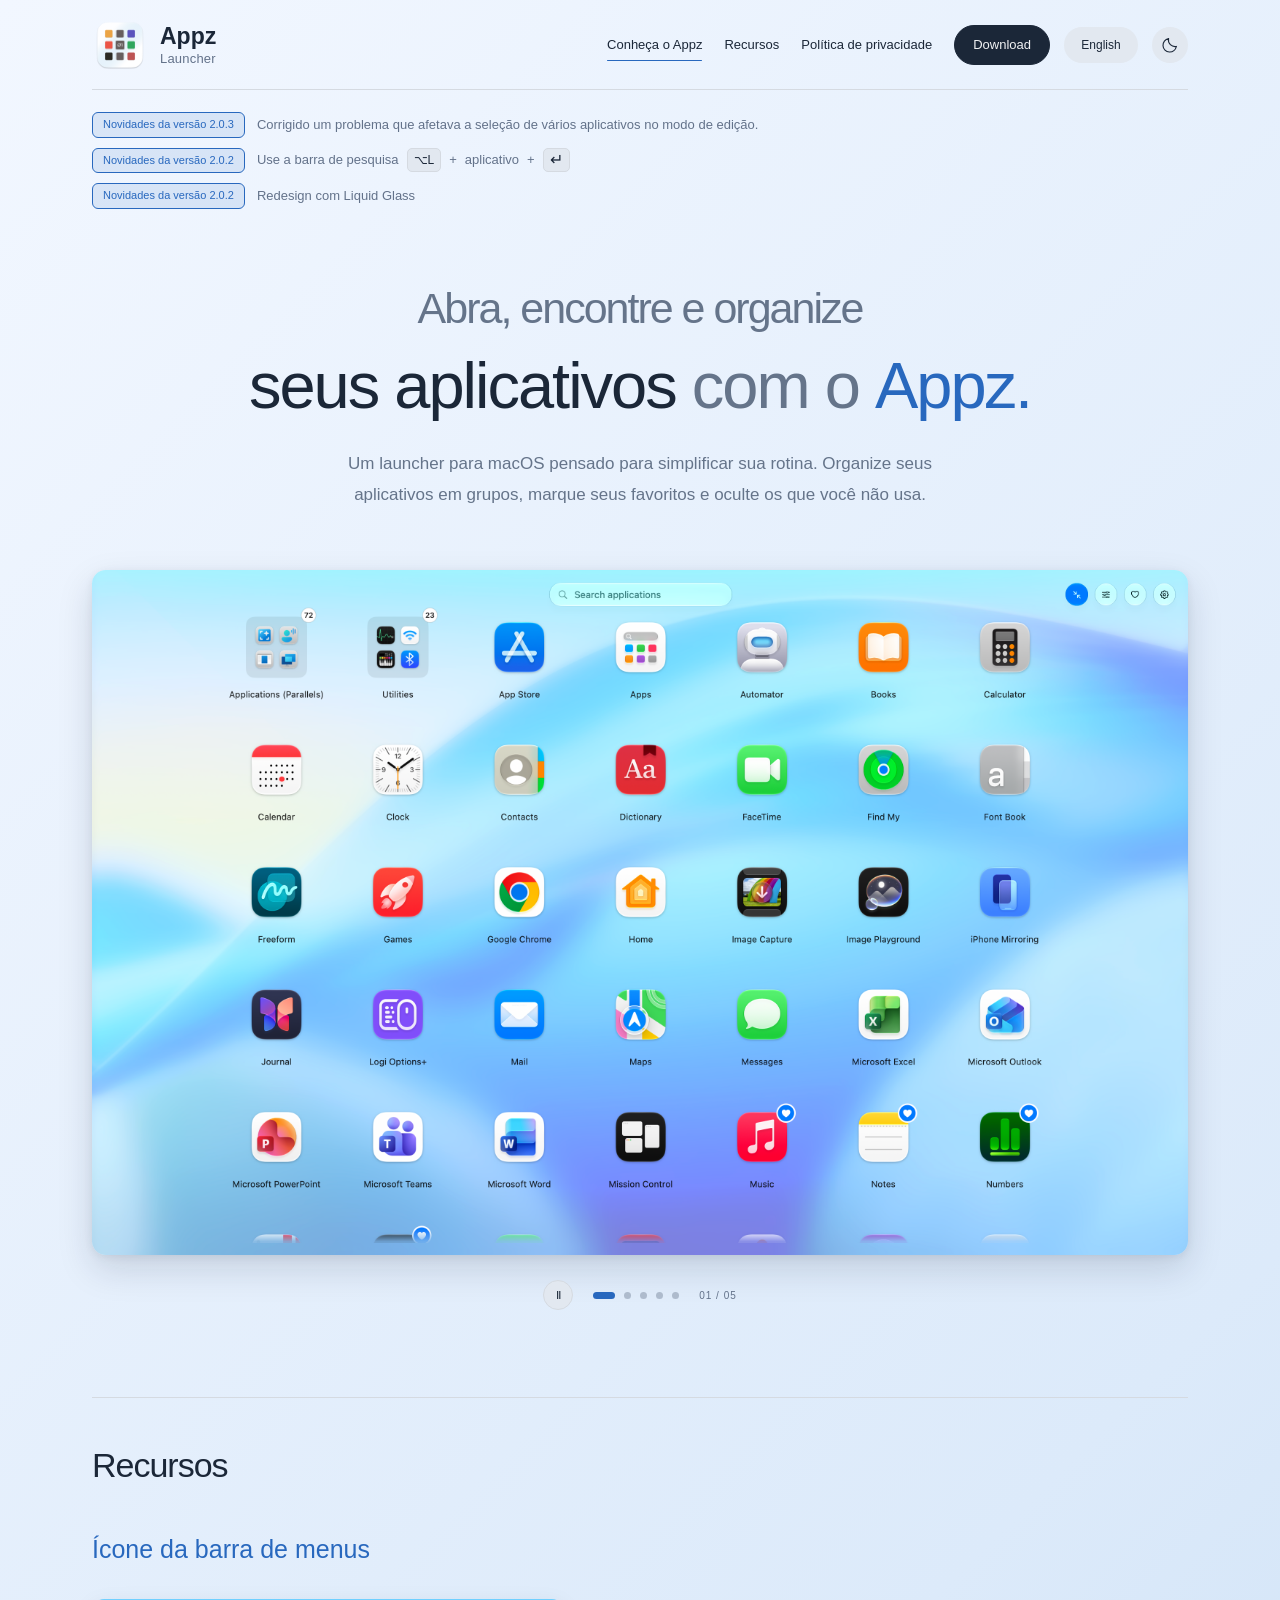
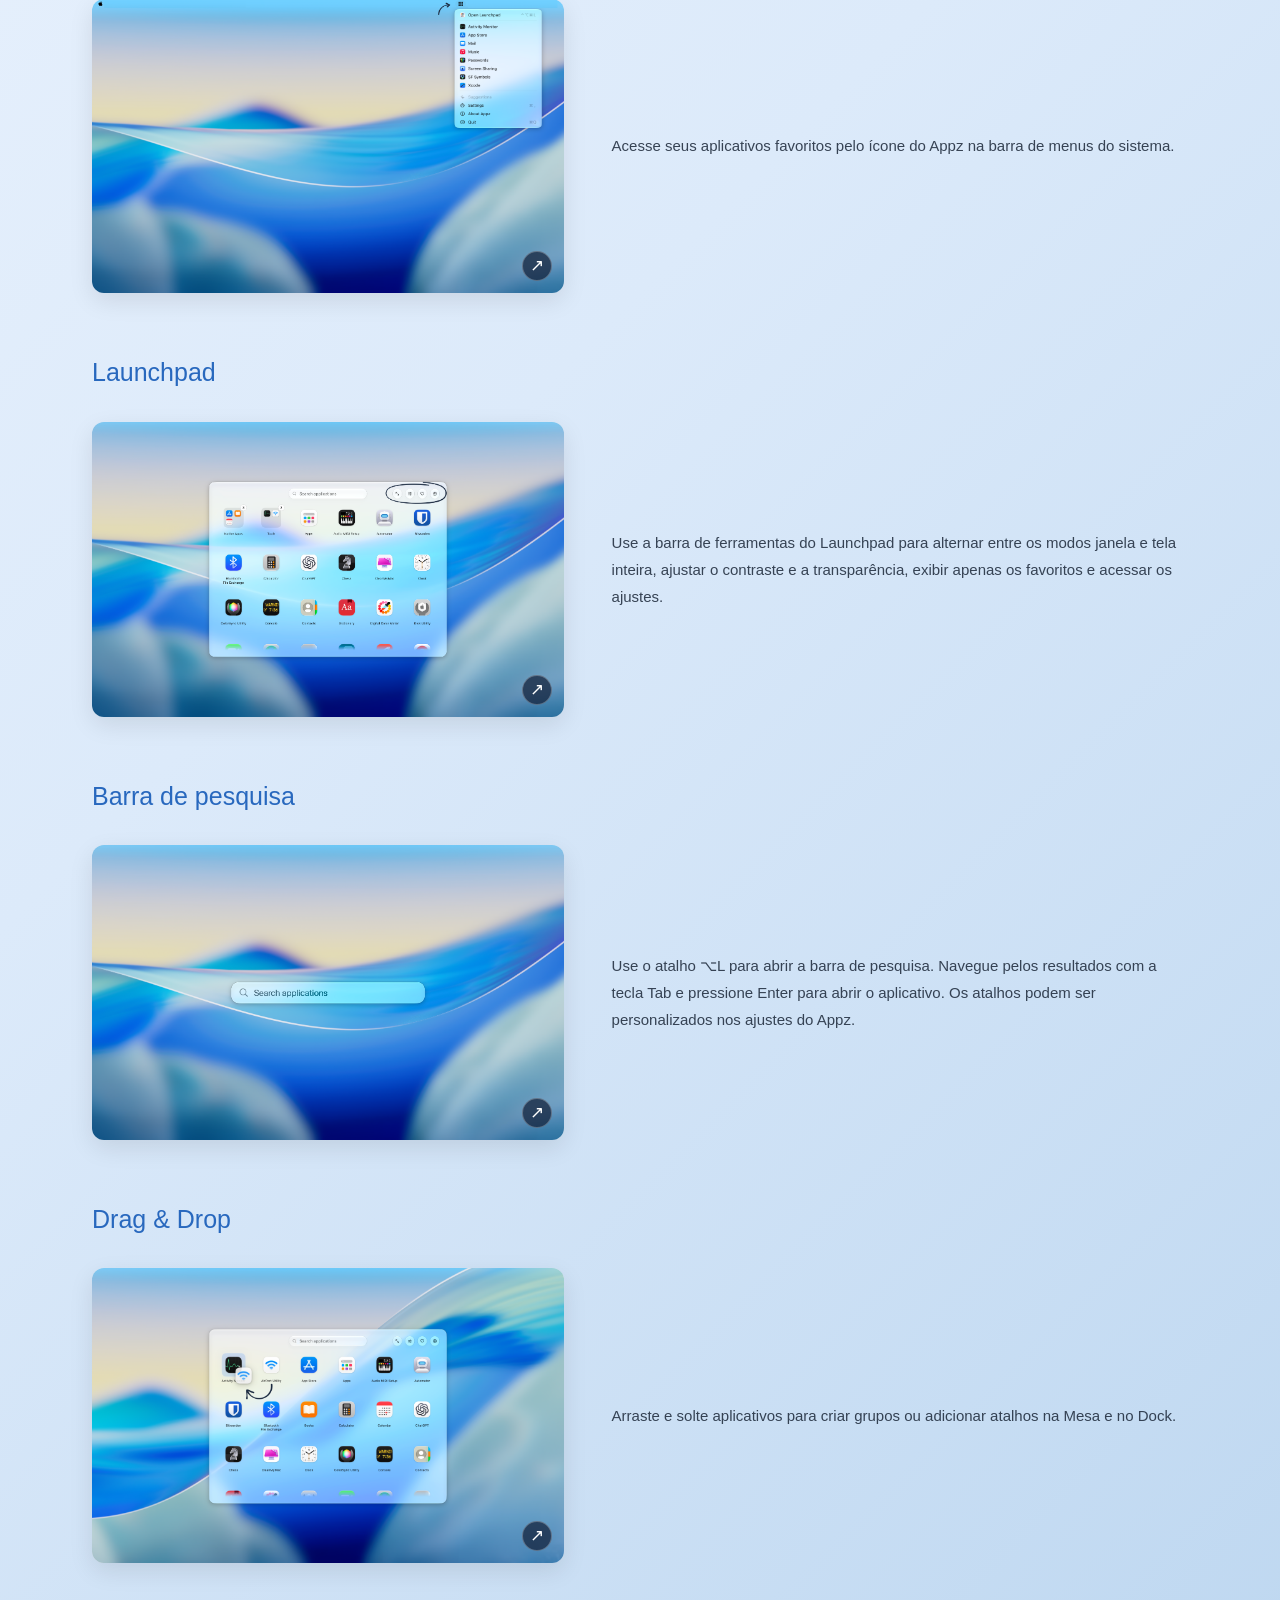
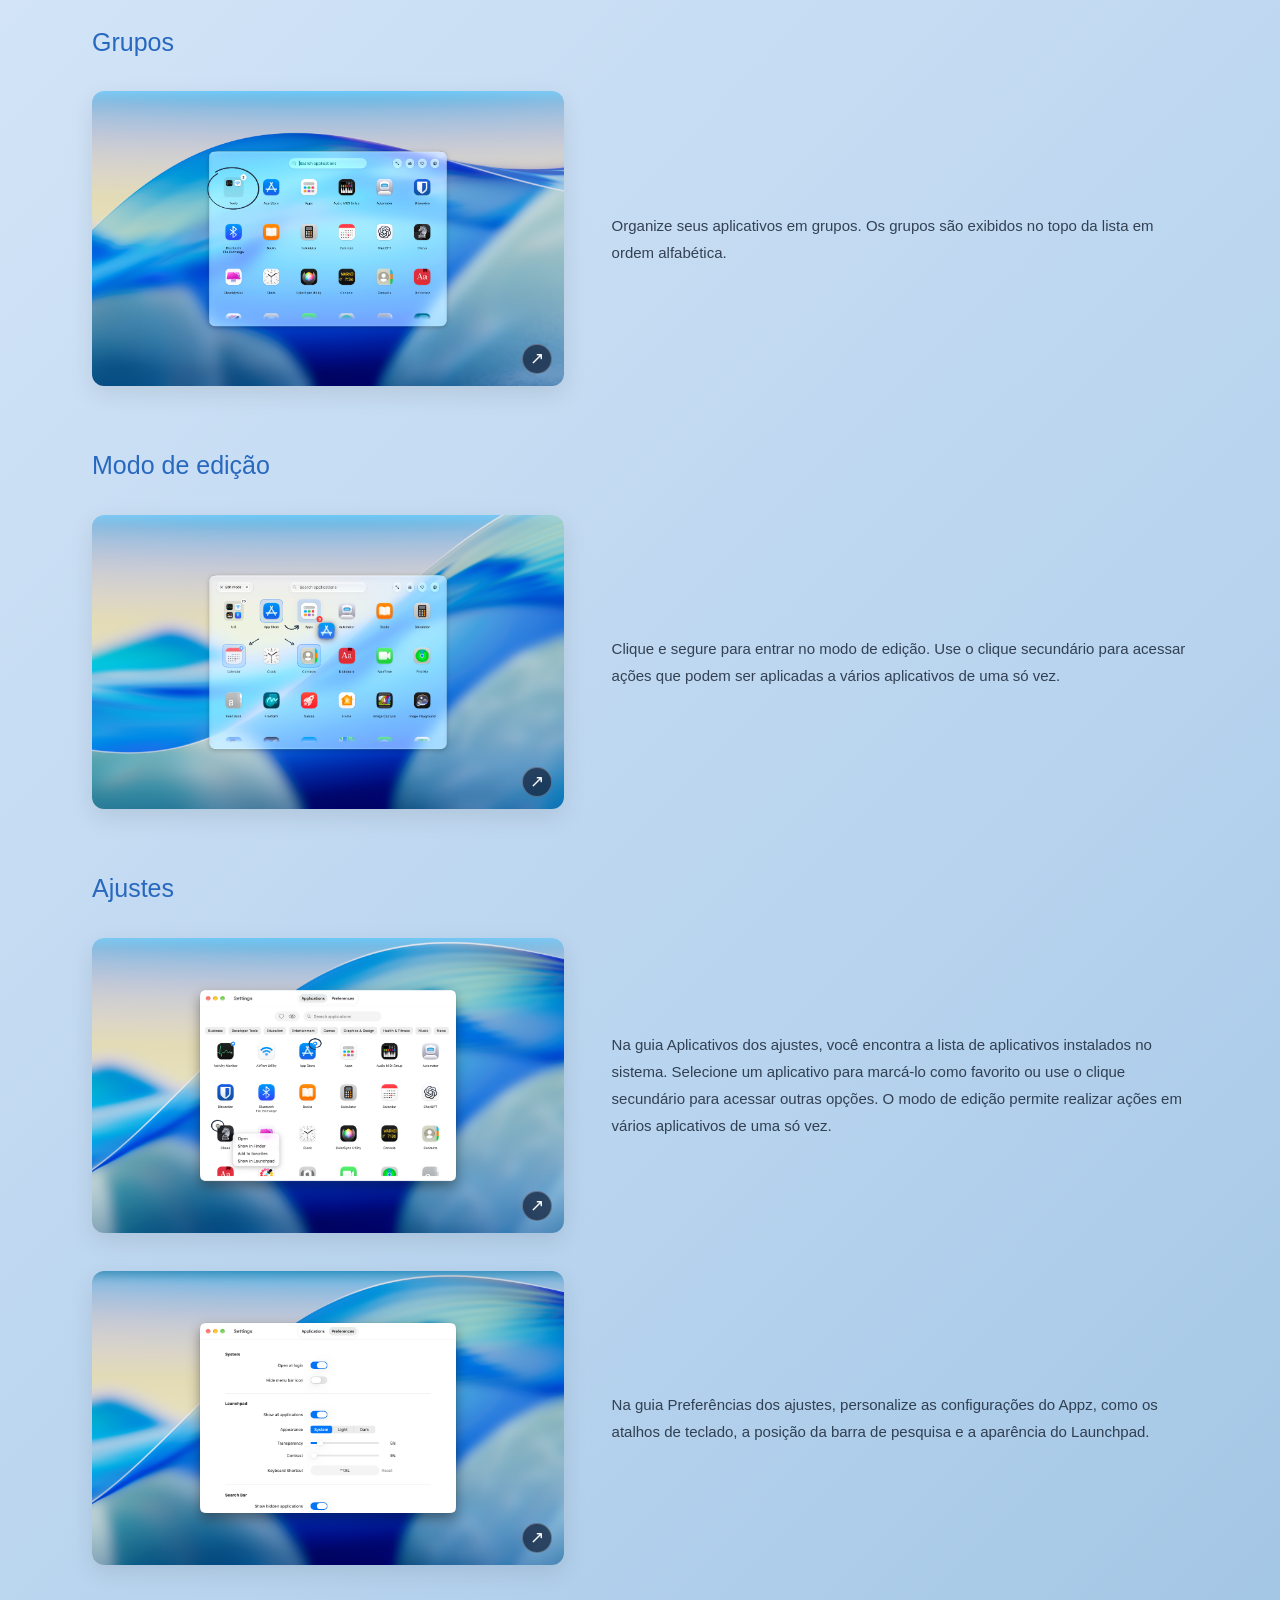
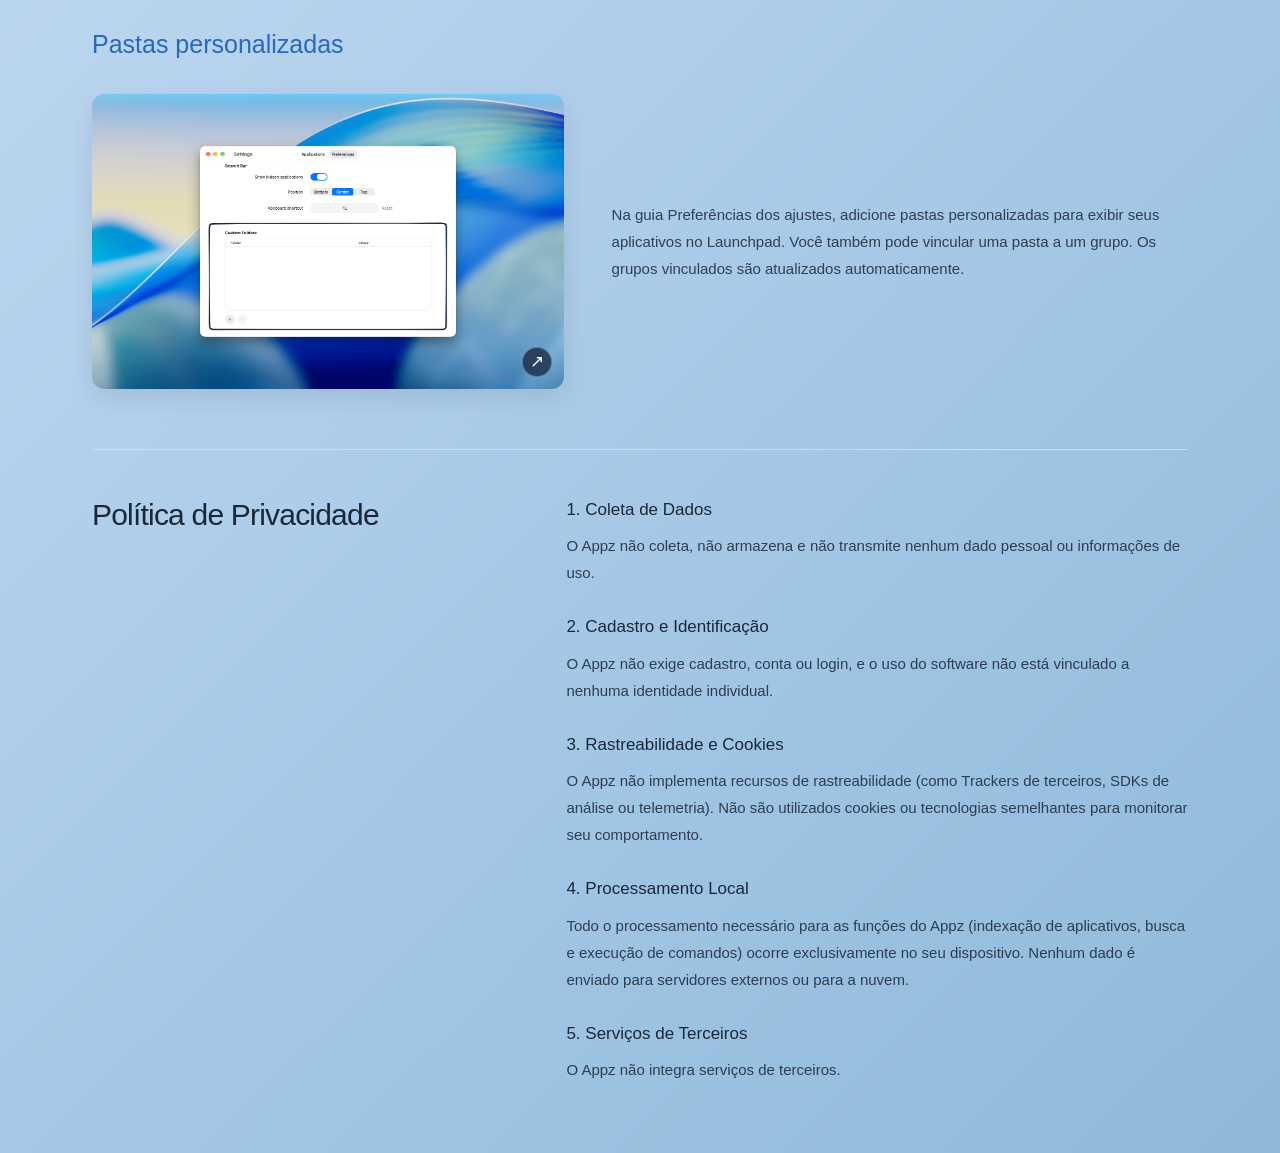
<file: index.html>
<!doctype html>
<html lang="pt-BR">
<head>
<meta charset="utf-8"><meta name="viewport" content="width=device-width,initial-scale=1"><meta name="theme-color" content="#0c1017"><meta name="description" content="Conheça o Appz, um launcher nativo em Swift para macOS. Seus aplicativos a um atalho de distância."><title>Appz — Abra, encontre e organize seus aplicativos.</title><link rel="icon" href="assets/appz-icon.png"><link rel="stylesheet" href="styles.css?v=release-rows-26"><script src="i18n.js?v=release-203-27"></script><script src="app.js?v=sheet-align-23"></script>
</head>
<body>
<a class="skip" href="#conheca">Pular para o conteúdo</a>
<header class="nav wrap">
<a class="brand" href="#conheca" aria-label="Appz, início"><img src="assets/appz-icon.png" alt="" width="56" height="56"><span class="brand-name"><strong>Appz</strong><span class="brand-subtitle">Launcher</span></span></a>
<div class="nav-right"><nav aria-label="Navegação principal"><a href="#conheca" aria-current="page">Conheça o Appz</a><a href="#recursos">Recursos</a><a href="#privacidade">Política de privacidade</a><a href="https://apps.apple.com/br/app/appz/id6760345561?mt=12" target="_blank" rel="noopener noreferrer" aria-label="Download do Appz na App Store (abre em nova aba)">Download</a></nav><button class="language-toggle" type="button" aria-label="Switch to English" title="Switch to English"><span aria-hidden="true">English</span></button><button class="theme-toggle" type="button" aria-label="Ativar tema claro" title="Ativar tema claro"><svg class="sun" viewBox="0 0 24 24" fill="none" stroke="currentColor" stroke-width="1.5" aria-hidden="true"><circle cx="12" cy="12" r="4"/><path d="M12 2v2m0 16v2M2 12h2m16 0h2M5 5l1.5 1.5m11 11L19 19M5 19l1.5-1.5m11-11L19 5"/></svg><svg class="moon" viewBox="0 0 24 24" fill="none" stroke="currentColor" stroke-width="1.5" aria-hidden="true"><path d="M20.5 14A9 9 0 0 1 10 3.5 9 9 0 1 0 20.5 14Z"/></svg></button></div>
</header>
<div class="release-note wrap"><span class="release-tag">Novidades da versão 2.0.3</span><p>Corrigido um problema que afetava a seleção de vários aplicativos no modo de edição.</p></div>
<div class="release-note release-note-following wrap"><span class="release-tag">Novidades da versão 2.0.2</span><p><span>Use a barra de pesquisa</span> <span class="release-shortcut"><kbd>⌥L</kbd><span aria-hidden="true">+</span><span class="release-app">aplicativo</span><span aria-hidden="true">+</span><kbd class="return-key" aria-label="Enter">↵</kbd></span></p></div>
<div class="release-note release-note-following wrap"><span class="release-tag">Novidades da versão 2.0.2</span><p>Redesign com Liquid Glass</p></div>

<main>
<section class="hero wrap" id="conheca" aria-label="Conheça o Appz"><h1><span class="headline-lead">Abra, encontre e organize</span><span class="headline-main">seus aplicativos <span class="headline-soft">com o</span> <span class="headline-appz">Appz.</span></span></h1>
<p class="hero-description">Um launcher para macOS pensado para simplificar sua rotina. Organize seus aplicativos em grupos, marque seus favoritos e oculte os que você não usa.</p>
<div class="product carousel" role="region" aria-roledescription="carrossel" aria-label="Imagens do Appz"><div class="carousel-viewport" tabindex="0" aria-label="Use as setas do teclado ou arraste para navegar"><div class="carousel-track"><div class="slide" role="group" aria-roledescription="slide" aria-label="1 de 5"><img src="assets/01.png" alt="Interface principal do Appz com busca, aplicativos, pastas e favoritos." width="3006" height="1902" draggable="false" fetchpriority="high"></div><div class="slide" role="group" aria-roledescription="slide" aria-label="2 de 5"><img src="assets/02.png" alt="Appz — captura de tela 02." width="2880" height="1800" draggable="false" ></div><div class="slide" role="group" aria-roledescription="slide" aria-label="3 de 5"><img src="assets/03.png" alt="Appz — captura de tela 03." width="2880" height="1800" draggable="false" ></div><div class="slide" role="group" aria-roledescription="slide" aria-label="4 de 5"><img src="assets/04.png" alt="Appz — captura de tela 04." width="2880" height="1800" draggable="false" ></div><div class="slide" role="group" aria-roledescription="slide" aria-label="5 de 5"><img src="assets/05.png" alt="Appz — captura de tela 05." width="2880" height="1800" draggable="false" ></div></div></div><div class="carousel-controls"><button class="carousel-pause" type="button" aria-label="Pausar apresentação">Ⅱ</button><div class="carousel-dots" aria-label="Escolher imagem"><button type="button" data-slide="0" aria-label="Mostrar imagem 1" aria-current="true"></button><button type="button" data-slide="1" aria-label="Mostrar imagem 2" aria-current="false"></button><button type="button" data-slide="2" aria-label="Mostrar imagem 3" aria-current="false"></button><button type="button" data-slide="3" aria-label="Mostrar imagem 4" aria-current="false"></button><button type="button" data-slide="4" aria-label="Mostrar imagem 5" aria-current="false"></button></div><span class="carousel-count" aria-live="off">01 / 05</span></div></div>
</section>

<section class="resources wrap" id="recursos" aria-labelledby="resources-title">
<h2 id="resources-title">Recursos</h2>
<div class="resource-subsection"><h3>Ícone da barra de menus</h3>
<article class="resource-row">
<button type="button" class="resource-image" data-images="resources/menubar_01.png" aria-label="Explorar imagem do Ícone da barra de menus"><img src="resources/menubar_01.png" alt="Appz — Ícone da barra de menus." loading="lazy"><span class="expand-mark" aria-hidden="true">↗</span></button>
<div class="resource-copy"><p>Acesse seus aplicativos favoritos pelo ícone do Appz na barra de menus do sistema.</p></div>
</article></div>

<div class="resource-subsection"><h3>Launchpad</h3>
<article class="resource-row">
<button type="button" class="resource-image" data-images="resources/launcher_01.png,resources/launcher_02.png,resources/launcher_03.png,resources/launcher_04.png" aria-label="Explorar imagens do Launchpad"><img src="resources/launcher_01.png" alt="Appz — Launchpad, imagem 1." loading="lazy"><span class="expand-mark" aria-hidden="true">↗</span></button>
<div class="resource-copy"><p>Use a barra de ferramentas do Launchpad para alternar entre os modos janela e tela inteira, ajustar o contraste e a transparência, exibir apenas os favoritos e acessar os ajustes.</p></div>
</article></div>
<div class="resource-subsection"><h3>Barra de pesquisa</h3>
<article class="resource-row">
<button type="button" class="resource-image" data-images="resources/searchbar_01.png,resources/searchbar_02.png" aria-label="Explorar imagens da Barra de pesquisa"><img src="resources/searchbar_01.png" alt="Appz — Barra de pesquisa, imagem 1." loading="lazy"><span class="expand-mark" aria-hidden="true">↗</span></button>
<div class="resource-copy"><p>Use o atalho ⌥L para abrir a barra de pesquisa. Navegue pelos resultados com a tecla Tab e pressione Enter para abrir o aplicativo. Os atalhos podem ser personalizados nos ajustes do Appz.</p></div>
</article></div>


<div class="resource-subsection"><h3>Drag &amp; Drop</h3>
<article class="resource-row">
<button type="button" class="resource-image" data-images="resources/drag_01.png,resources/drag_02.png,resources/drag_03.png" aria-label="Explorar imagens de Drag &amp; Drop"><img src="resources/drag_01.png" alt="Appz — Drag &amp; Drop, imagem 1." loading="lazy"><span class="expand-mark" aria-hidden="true">↗</span></button>
<div class="resource-copy"><p>Arraste e solte aplicativos para criar grupos ou adicionar atalhos na Mesa e no Dock.</p></div>
</article></div>
<div class="resource-subsection"><h3>Grupos</h3>
<article class="resource-row">
<button type="button" class="resource-image" data-images="resources/group_01.png,resources/group_02.png,resources/group_03.png" aria-label="Explorar imagens de Grupos"><img src="resources/group_01.png" alt="Appz — Grupos, imagem 1." loading="lazy"><span class="expand-mark" aria-hidden="true">↗</span></button>
<div class="resource-copy"><p>Organize seus aplicativos em grupos. Os grupos são exibidos no topo da lista em ordem alfabética.</p></div>
</article></div>
<div class="resource-subsection"><h3>Modo de edição</h3>
<article class="resource-row">
<button type="button" class="resource-image" data-images="resources/edit_01.png,resources/edit_02.png" aria-label="Explorar imagens do Modo de edição"><img src="resources/edit_01.png" alt="Appz — Modo de edição, imagem 1." loading="lazy"><span class="expand-mark" aria-hidden="true">↗</span></button>
<div class="resource-copy"><p>Clique e segure para entrar no modo de edição. Use o clique secundário para acessar ações que podem ser aplicadas a vários aplicativos de uma só vez.</p></div>
</article></div>
<div class="resource-subsection"><h3>Ajustes</h3>
<article class="resource-row">
<button type="button" class="resource-image" data-images="resources/settings_01.png,resources/settings_02.png" aria-label="Explorar imagens de Ajustes"><img src="resources/settings_01.png" alt="Appz — Ajustes, imagem 1." loading="lazy"><span class="expand-mark" aria-hidden="true">↗</span></button>
<div class="resource-copy"><p>Na guia Aplicativos dos ajustes, você encontra a lista de aplicativos instalados no sistema. Selecione um aplicativo para marcá-lo como favorito ou use o clique secundário para acessar outras opções. O modo de edição permite realizar ações em vários aplicativos de uma só vez.</p></div>
</article>
<article class="resource-row">
<button type="button" class="resource-image" data-images="resources/settings_03.png" aria-label="Explorar imagem das Preferências"><img src="resources/settings_03.png" alt="Appz — Ajustes, guia Preferências." loading="lazy"><span class="expand-mark" aria-hidden="true">↗</span></button>
<div class="resource-copy"><p>Na guia Preferências dos ajustes, personalize as configurações do Appz, como os atalhos de teclado, a posição da barra de pesquisa e a aparência do Launchpad.</p></div>
</article></div>
<div class="resource-subsection"><h3>Pastas personalizadas</h3>
<article class="resource-row">
<button type="button" class="resource-image" data-images="resources/settings_04.png,resources/settings_05.png,resources/settings_06.png,resources/settings_07.png,resources/settings_08.png,resources/settings_09.png" aria-label="Explorar imagens de Pastas personalizadas"><img src="resources/settings_04.png" alt="Appz — Pastas personalizadas, imagem 1." loading="lazy"><span class="expand-mark" aria-hidden="true">↗</span></button>
<div class="resource-copy"><p>Na guia Preferências dos ajustes, adicione pastas personalizadas para exibir seus aplicativos no Launchpad. Você também pode vincular uma pasta a um grupo. Os grupos vinculados são atualizados automaticamente.</p></div>
</article></div>
</section>
<section class="privacy wrap" id="privacidade" aria-labelledby="privacy-title">
<div class="privacy-heading"><h2 id="privacy-title">Política de Privacidade</h2></div>
<div class="privacy-content">
<article><h3>1. Coleta de Dados</h3><p>O Appz não coleta, não armazena e não transmite nenhum dado pessoal ou informações de uso.</p></article>
<article><h3>2. Cadastro e Identificação</h3><p>O Appz não exige cadastro, conta ou login, e o uso do software não está vinculado a nenhuma identidade individual.</p></article>
<article><h3>3. Rastreabilidade e Cookies</h3><p>O Appz não implementa recursos de rastreabilidade (como Trackers de terceiros, SDKs de análise ou telemetria). Não são utilizados cookies ou tecnologias semelhantes para monitorar seu comportamento.</p></article>
<article><h3>4. Processamento Local</h3><p>Todo o processamento necessário para as funções do Appz (indexação de aplicativos, busca e execução de comandos) ocorre exclusivamente no seu dispositivo. Nenhum dado é enviado para servidores externos ou para a nuvem.</p></article>
<article><h3>5. Serviços de Terceiros</h3><p>O Appz não integra serviços de terceiros.</p></article>
</div>
</section>
</main>

<dialog class="resource-sheet" aria-labelledby="sheet-subsection"><div class="sheet-content"><div class="sheet-heading"><span class="sheet-subsection" id="sheet-subsection"></span><div class="sheet-actions"><div class="sheet-navigation"><button class="sheet-prev" type="button" aria-label="Imagem anterior"><svg viewBox="0 0 24 24" fill="none" stroke="currentColor" stroke-width="1.7" stroke-linecap="round" stroke-linejoin="round" aria-hidden="true"><path d="m14 6-6 6 6 6"/></svg></button><span class="sheet-position" aria-live="polite"></span><button class="sheet-next" type="button" aria-label="Próxima imagem"><svg viewBox="0 0 24 24" fill="none" stroke="currentColor" stroke-width="1.7" stroke-linecap="round" stroke-linejoin="round" aria-hidden="true"><path d="m10 6 6 6-6 6"/></svg></button></div><button class="sheet-expand" type="button" aria-label="Expandir painel" title="Expandir painel" aria-pressed="false"><svg viewBox="0 0 24 24" fill="none" stroke="currentColor" stroke-width="1.7" stroke-linecap="round" stroke-linejoin="round" aria-hidden="true"><path class="expand-icon" d="M8 3H3v5m13-5h5v5M3 16v5h5m13-5v5h-5"/><path class="restore-icon" d="M3 8h5V3m13 5h-5V3M8 21v-5H3m13 5v-5h5"/></svg></button><button class="sheet-close" type="button" aria-label="Fechar imagem ampliada"><svg viewBox="0 0 24 24" fill="none" stroke="currentColor" stroke-width="1.7" stroke-linecap="round" stroke-linejoin="round" aria-hidden="true"><path d="M6 6l12 12M18 6L6 18"/></svg></button></div></div><div class="sheet-media"><img class="sheet-image" alt=""></div><p class="sheet-text"></p></div></dialog>
</body></html>
</file>
<file: styles.css>
/* Themes */
:root {
  color-scheme: dark;
  --bg: #0c1017;
  --text: #edf2fa;
  --heading-muted: #929fb1;
  --muted: #95a5bc;
  --accent: #7ab6ff;
  --line: #273241;
  --control: #202c3b;
}
:root[data-theme="light"] {
  color-scheme: light;
  --bg: #f1f2f4;
  --text: #1b2738;
  --heading-muted: #65748a;
  --muted: #63728a;
  --accent: #2868be;
  --line: #d5dae1;
  --control: #e2e8f0;
}

/* Base and navigation */
* { box-sizing: border-box; }
html { min-height: 100%; background: #183653; scroll-behavior: smooth; scroll-padding-top: 30px; }
body {
  margin: 0;
  min-height: 100vh;
  overflow-x: hidden;
  background: linear-gradient(135deg, #0b172b 0%, #152b48 35%, #254d70 70%, #3e7190 100%);
  background-attachment: fixed;
  background-size: 100vw 100vh;
  color: var(--text);
  font-family: -apple-system, BlinkMacSystemFont, "Segoe UI", sans-serif;
  font-size: 17px;
  font-weight: 400;
  line-height: 1.7;
  -webkit-font-smoothing: antialiased;
}
:root[data-theme="light"] body { background: linear-gradient(135deg, #f2f7ff 0%, #dceafa 35%, #b7d3ee 70%, #8eb9db 100%); }
a { color: inherit; text-decoration: none; }
button { font: inherit; }
a, button { outline-offset: 5px; }
:focus-visible { outline: 2px solid var(--accent); }
.wrap { max-width: 1160px; margin: auto; padding-left: 32px; padding-right: 32px; }
.skip { position: fixed; top: -100px; left: 20px; background: var(--accent); color: var(--bg); padding: 12px; z-index: 10; }
.skip:focus { top: 10px; }
.nav { min-height: 90px; display: flex; align-items: center; justify-content: space-between; gap: 24px; position: relative; }
.nav::after { content: ""; position: absolute; bottom: 0; left: 32px; right: 32px; height: 1px; background: var(--line); }
.brand { display: flex; align-items: center; gap: 12px; font-size: 23px; white-space: nowrap; }
.brand img { width: 56px; height: 56px; flex-shrink: 0; object-fit: contain; }
.brand-name { display: flex; flex-direction: column; justify-content: center; height: 48px; line-height: 1.1; gap: 3px; }
.brand-name strong { font-size: 23px; font-weight: 700; }
.brand-subtitle { font-size: 13px; font-weight: 400; letter-spacing: .2px; color: var(--muted); }
.nav-right { margin-left: auto; display: flex; align-items: center; gap: 14px; }
.nav nav { display: flex; align-items: center; gap: 22px; font-size: 13px; }
.nav nav a { position: relative; padding: 8px 0; color: var(--text); }
.nav nav a:hover { color: var(--accent); }
.nav nav a[aria-current="page"]::after { content: ""; position: absolute; bottom: 3px; left: 0; width: 100%; height: 1px; border-radius: 2px; background: var(--accent); }
.nav nav a:last-child { padding: 8px 18px; border-radius: 30px; background: var(--text); color: var(--bg); border: 1px solid var(--text); }
.nav nav a:last-child:hover { background: var(--accent); border-color: var(--accent); color: var(--bg); }
.theme-toggle, .language-toggle { flex-shrink: 0; display: grid; place-items: center; height: 36px; border: 0; background: var(--control); color: var(--text); cursor: pointer; }
.theme-toggle { width: 36px; border-radius: 50%; }
.theme-toggle svg { width: 18px; height: 18px; }
.moon { display: none; }
:root[data-theme="light"] .sun { display: none; }
:root[data-theme="light"] .moon { display: block; }
.language-toggle { min-width: 74px; padding: 0 12px; border-radius: 20px; line-height: 1; }
.language-toggle span { font-size: 12px; line-height: 1.2; }
.language-toggle:hover { box-shadow: 0 0 0 1px var(--accent); }

/* Hero and slideshow */
.hero { text-align: center; padding-top: 75px; padding-bottom: 0; }
h1 { font-size: clamp(28px, 4.5vw, 52px); margin: 0 auto; max-width: 1000px; font-weight: 400; line-height: 1.16; letter-spacing: -2px; }
.headline-lead { display: block; font-size: clamp(28px, 3.7vw, 43px); color: var(--heading-muted); margin-bottom: 14px; }
.headline-main { display: block; font-size: clamp(38px, 5.5vw, 65px); color: var(--text); }
.headline-soft { color: var(--heading-muted); }
.headline-appz { color: var(--accent); font-weight: 500; }
.product { margin: 60px 0 0; position: relative; }
.carousel-viewport { overflow: hidden; border-radius: 14px; box-shadow: 0 10px 30px #00000020, 0 2px 8px #00000010; touch-action: pan-y; cursor: grab; aspect-ratio: 16/10; user-select: none; }
:root[data-theme="light"] .carousel-viewport { box-shadow: 0 14px 35px #0c1c3425, 0 2px 8px #00000010; }
.carousel-viewport.dragging { cursor: grabbing; }
.carousel-track { display: flex; height: 100%; transition: transform 850ms cubic-bezier(.22, .68, .15, 1); will-change: transform; }
.slide { flex: 0 0 100%; min-width: 0; height: 100%; display: flex; align-items: center; }
.slide img { display: block; width: 100%; height: 100%; object-fit: cover; object-position: center; pointer-events: none; }
.carousel-controls { position: relative; display: flex; align-items: center; justify-content: center; width: fit-content; margin: 0 auto; padding: 25px 0 22px; gap: 20px; color: var(--text); }
.carousel-dots { display: flex; align-items: center; gap: 9px; }
.carousel-dots button { width: 7px; height: 7px; background: var(--muted); opacity: .4; border: 0; border-radius: 10px; padding: 0; cursor: pointer; position: relative; transition: width .25s, opacity .25s; }
.carousel-dots button::before { content: ""; position: absolute; inset: -10px -4px; }
.carousel-dots button[aria-current="true"] { width: 22px; background: var(--accent); opacity: 1; }
.carousel-pause { width: 30px; height: 30px; background: var(--control); border: 1px solid var(--line); border-radius: 50%; color: var(--text); font-size: 11px; cursor: pointer; display: grid; place-items: center; }
.carousel-count { color: var(--muted); font-size: 10px; font-variant-numeric: tabular-nums; letter-spacing: 1px; }

/* Resources */
.resources { margin-top: 65px; padding-top: 48px; position: relative; }
.resources::before, .privacy::before { content: ""; position: absolute; top: 0; left: 32px; right: 32px; height: 1px; background: var(--line); }
.resources h2 { font-size: 34px; font-weight: 400; letter-spacing: -1px; line-height: 1.2; margin: 0 0 42px; }
.resource-subsection + .resource-subsection { margin-top: 58px; }
.resource-subsection > h3 { font-size: 25px; font-weight: 400; margin: 0 0 28px; color: var(--accent); }
.resource-row { display: grid; grid-template-columns: minmax(0, .9fr) minmax(0, 1.1fr); align-items: center; gap: 48px; margin-bottom: 38px; }
.resource-image { display: block; position: relative; padding: 0; background: var(--control); border: 0; border-radius: 12px; cursor: zoom-in; width: 100%; aspect-ratio: 16/10; box-shadow: 0 8px 25px #00000018; overflow: hidden; }
.resource-image img { position: absolute; inset: 0; display: block; width: 100%; height: 100%; object-fit: fill; object-position: center; }
.expand-mark { position: absolute; right: 12px; bottom: 12px; border: 1px solid #ffffff44; border-radius: 50%; width: 30px; height: 30px; display: grid; place-items: center; background: #14233cbd; color: #fff; font-size: 17px; }
.resource-copy p { font-size: 15px; line-height: 1.8; color: var(--text); opacity: .85; margin: 0; }

/* Image sheet */
.resource-sheet { padding: 0; width: min(1120px, calc(100% - 48px)); max-height: 90vh; border: 1px solid var(--line); border-radius: 20px; background: var(--bg); color: var(--text); box-shadow: 0 30px 100px #0006; overscroll-behavior: contain; }
.resource-sheet::backdrop { background: #071324aa; backdrop-filter: blur(10px); }
.sheet-content { padding: 22px 24px 32px; }
.sheet-media { position: relative; width: 100%; aspect-ratio: 16/10; overflow: hidden; background: var(--control); border-radius: 10px; }
.sheet-image { position: absolute; inset: 0; display: block; width: 100%; height: 100%; object-fit: fill; object-position: center; }
.sheet-text { font-size: 16px; line-height: 1.8; max-width: 780px; margin: 24px 0 0; color: var(--text); opacity: .85; }
.sheet-actions { display: flex; align-items: center; gap: 20px; flex-shrink: 0; }
.sheet-close { flex-shrink: 0; width: 34px; height: 34px; padding: 0; border: 1px solid var(--line); border-radius: 50%; background: var(--control); color: var(--text); cursor: pointer; }
.sheet-heading { display: flex; align-items: center; justify-content: space-between; gap: 20px; margin-bottom: 18px; }
.sheet-subsection { font-size: 20px; color: var(--accent); line-height: 1.4; }
.sheet-navigation { display: flex; align-items: center; gap: 12px; }
.sheet-navigation[hidden] { display: none; }
.sheet-navigation button { width: 34px; height: 34px; border: 1px solid var(--line); border-radius: 50%; background: var(--control); color: var(--text); cursor: pointer; }
.sheet-navigation button:hover { border-color: var(--accent); color: var(--accent); }
.sheet-close, .sheet-navigation button { display: grid; place-items: center; }
.sheet-close svg, .sheet-navigation svg { width: 18px; height: 18px; pointer-events: none; }
.sheet-position { font-size: 12px; color: var(--muted); min-width: 35px; text-align: center; font-variant-numeric: tabular-nums; }
.resource-sheet[open] { animation: sheet-in .3s cubic-bezier(.2, .7, .2, 1); }
body.sheet-open { overflow: hidden; }
@keyframes sheet-in { from { opacity: 0; transform: translateY(30px); } to { opacity: 1; transform: translateY(0); } }

/* Privacy */
.privacy { margin-top: 60px; padding-top: 48px; padding-bottom: 70px; display: grid; grid-template-columns: 1fr 1.5fr; gap: 60px; position: relative; }
.privacy h2 { font-size: 30px; line-height: 1.2; font-weight: 400; letter-spacing: -.8px; margin: 0; color: var(--text); }
.privacy-content { max-width: 650px; }
.privacy article + article { margin-top: 28px; }
.privacy h3 { font-size: 17px; font-weight: 500; line-height: 1.5; margin: 0 0 10px; color: var(--text); }
.privacy p { font-size: 15px; line-height: 1.8; color: var(--text); opacity: .85; margin: 0; }

/* Responsive layouts */
@media (max-width: 800px) {
  .wrap { padding-left: 22px; padding-right: 22px; }
  .nav { min-height: 80px; flex-wrap: wrap; padding-top: 16px; padding-bottom: 16px; gap: 12px; }
  .nav::after, .resources::before, .privacy::before { left: 22px; right: 22px; }
  .nav-right { flex-wrap: wrap; justify-content: flex-end; gap: 12px; }
  .nav nav { gap: 15px; font-size: 12px; }
  .hero { padding-top: 60px; }
  h1 { letter-spacing: -1.5px; }
  .product { margin-top: 45px; }
  .resource-row { gap: 28px; }
  .resource-copy p { font-size: 14px; }
  .privacy { gap: 35px; grid-template-columns: 1fr 1.6fr; }
  .privacy h2 { font-size: 26px; }
}
@media (max-width: 600px) {
  .resource-row { grid-template-columns: 1fr; gap: 22px; margin-bottom: 40px; }
  .resources { margin-top: 40px; padding-top: 30px; }
  .resources h2 { font-size: 28px; margin-bottom: 30px; }
  .resource-subsection > h3 { font-size: 23px; }
  .resource-sheet { width: calc(100% - 24px); max-height: 92vh; border-radius: 14px; }
  .sheet-content { padding: 16px 18px 25px; }
  .sheet-text { font-size: 14px; }
}
@media (max-width: 540px) {
  .nav-right { width: 100%; gap: 10px; }
  .nav nav { flex-wrap: wrap; flex: 1 1 100%; justify-content: flex-end; gap: 10px 16px; font-size: 12px; }
  .nav nav a { white-space: nowrap; }
  .nav nav a:last-child { padding: 6px 12px; }
  .theme-toggle { width: 30px; height: 30px; }
  .language-toggle { height: 30px; min-width: 70px; padding: 0 10px; }
  .language-toggle span { font-size: 11px; }
  .hero { padding-top: 38px; }
  h1 { font-size: 28px; letter-spacing: -1px; }
  .headline-lead { font-size: clamp(23px, 5.6vw, 30px); margin-bottom: 12px; }
  .headline-main { font-size: clamp(30px, 7.3vw, 40px); line-height: 1.18; }
  .product { margin-top: 35px; }
  .carousel-viewport { border-radius: 9px; }
  .carousel-controls { padding-top: 18px; padding-bottom: 18px; }
  .sheet-heading { gap: 12px; }
  .sheet-subsection { font-size: 18px; }
  .sheet-navigation { gap: 8px; }
  .sheet-actions { gap: 12px; }
  .sheet-close { width: 30px; height: 30px; }
  .sheet-navigation button { width: 30px; height: 30px; }
  .privacy { margin-top: 36px; padding-top: 30px; padding-bottom: 45px; grid-template-columns: 1fr; gap: 28px; }
  .privacy h2 { font-size: 27px; }
  .privacy p { font-size: 14px; }
}
@media (prefers-reduced-motion: reduce) {
  html { scroll-behavior: auto; }
  .carousel-track, .carousel-dots button { transition: none; }
  .resource-sheet[open] { animation: none; }
}

/* Expand the sheet within the browser viewport. */
.sheet-expand { flex-shrink: 0; display: grid; place-items: center; width: 34px; height: 34px; padding: 0; border: 1px solid var(--line); border-radius: 50%; background: var(--control); color: var(--text); cursor: pointer; }
.sheet-expand svg { width: 18px; height: 18px; pointer-events: none; }
.sheet-expand:hover { border-color: var(--accent); color: var(--accent); }
.restore-icon, .sheet-expanded .expand-icon { display: none; }
.sheet-expanded .restore-icon { display: block; }
.resource-sheet.sheet-expanded { position: fixed; inset: 0; margin: 0; width: 100%; height: 100%; height: 100dvh; max-width: none; max-height: none; border: 0; border-radius: 0; }
@media (max-width: 540px) { .sheet-expand { width: 30px; height: 30px; } .sheet-actions { gap: 8px; } }

/* In expanded view, reserve space for the complete description. */
.sheet-expanded .sheet-content {
  height: 100%;
  display: grid;
  grid-template-rows: auto minmax(0, 1fr) auto;
  gap: 18px;
}
.sheet-expanded .sheet-heading { margin-bottom: 0; }
.sheet-expanded .sheet-media { height: 100%; min-height: 0; aspect-ratio: auto; background: transparent; }
.sheet-expanded .sheet-image { object-fit: contain; }
.sheet-expanded .sheet-text { margin: 0; max-width: none; }
@media (max-width: 600px) {
  .sheet-expanded .sheet-content { gap: 12px; }
}

.hero-description { max-width: 640px; margin: 26px auto 0; font-size: 17px; line-height: 1.8; color: var(--heading-muted); }
@media (max-width: 540px) { .hero-description { margin-top: 20px; font-size: 15px; } }

.sheet-expanded .sheet-heading { padding-left: var(--sheet-image-inset, 0px); }
.sheet-expanded .sheet-text { padding-left: var(--sheet-image-inset, 0px); padding-right: var(--sheet-image-inset, 0px); text-align: left; }

/* Version news below the navigation. */
.release-note { display: flex; align-items: center; justify-content: flex-start; gap: 12px; padding-top: 22px; }
.release-tag { flex-shrink: 0; padding: 3px 10px; border: 1px solid var(--accent); border-radius: 6px; background: color-mix(in srgb, var(--accent) 12%, transparent); color: var(--accent); font-size: 11px; font-weight: 500; line-height: 1.6; }
.release-note p { display: flex; align-items: center; flex-wrap: wrap; gap: 8px; margin: 0; color: var(--muted); font-size: 13px; line-height: 1.7; }
.release-shortcut { display: inline-flex; align-items: center; gap: 8px; white-space: nowrap; }
.release-shortcut kbd { font-family: inherit; font-size: 12px; line-height: 1.5; padding: 2px 6px; border: 1px solid var(--line); border-radius: 5px; background: var(--control); color: var(--text); }
.release-shortcut .return-key { font-size: 16px; line-height: 1.125; }
@media (max-width: 540px) { .release-note { align-items: flex-start; gap: 10px; padding-top: 18px; } .release-note p { font-size: 12px; gap: 4px 8px; } }


@media (max-width: 540px) { .release-note { flex-wrap: wrap; } }

.release-note-following { padding-top: 10px; }
</file>
